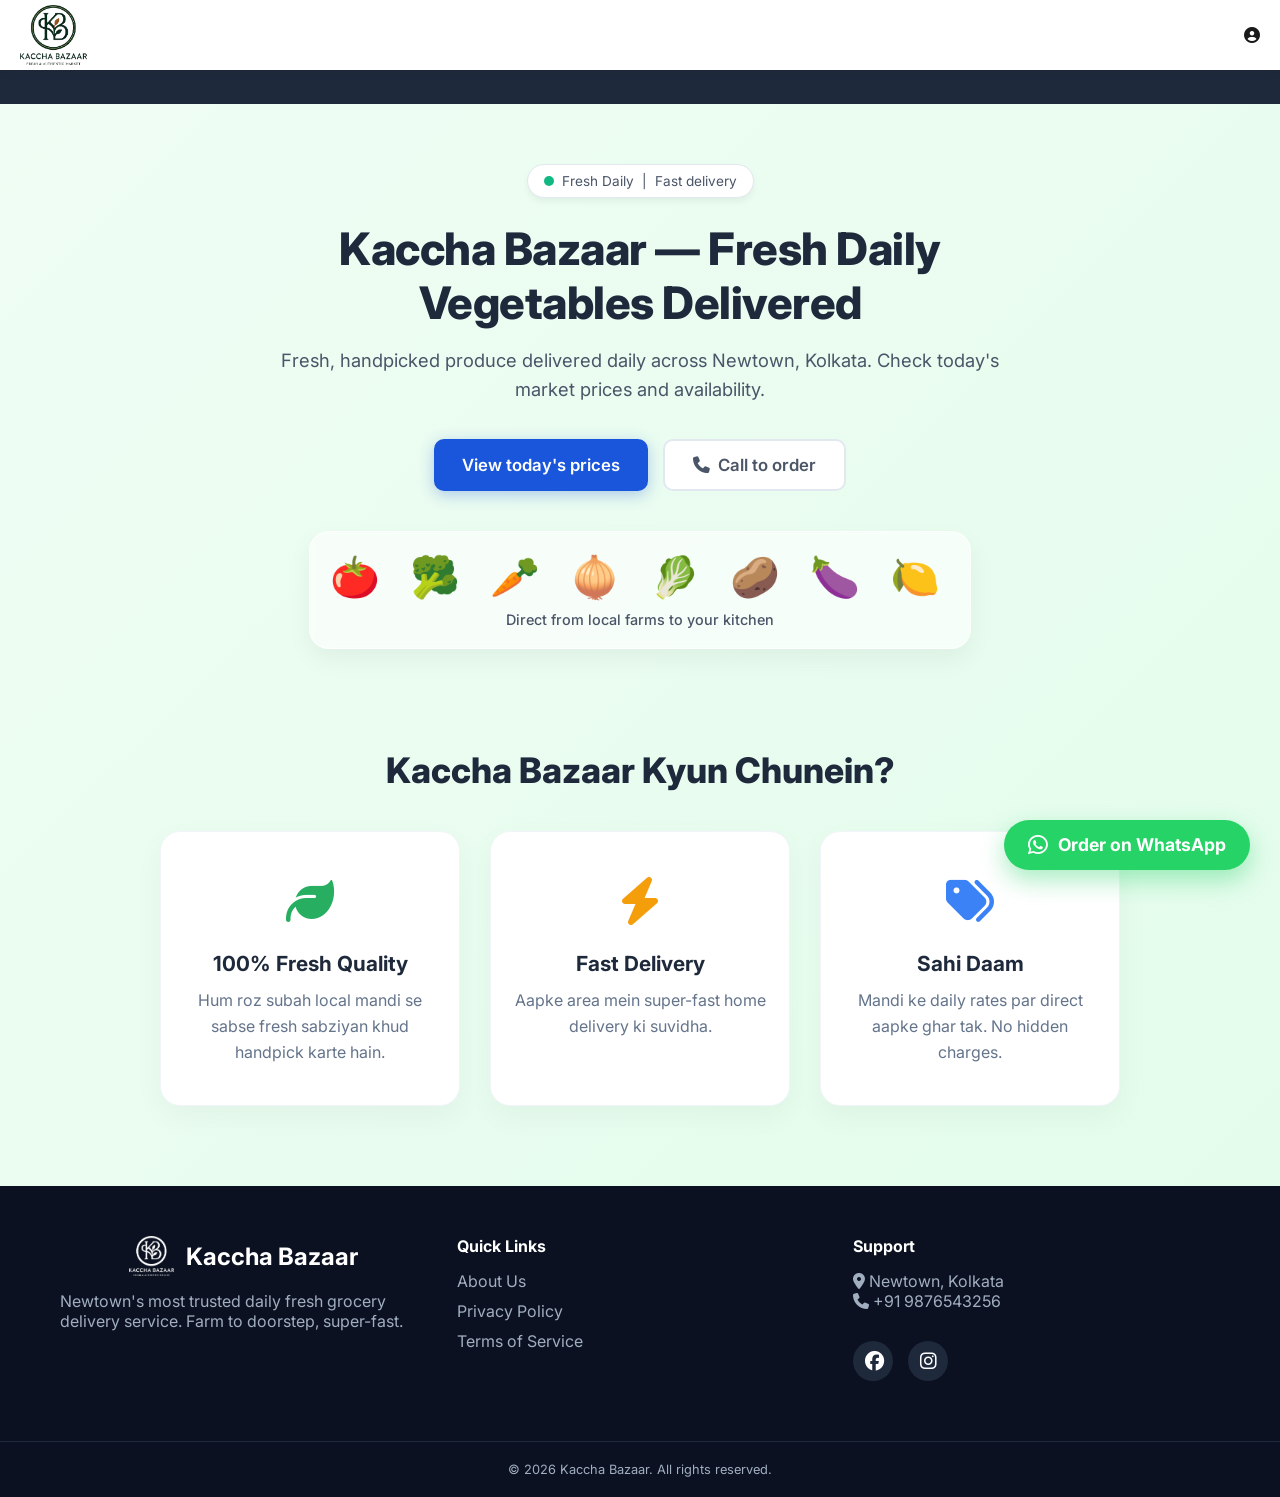
<file: index.html>
<!DOCTYPE html>
<html lang="en">
<head>
    <meta charset="UTF-8">
    <meta name="viewport" content="width=device-width, initial-scale=1.0">
    <title>Kaccha Bazaar - Fresh Daily Vegetables Delivered</title>
    <link rel="stylesheet" href="style.css">
    <link href="https://fonts.googleapis.com/css2?family=Inter:wght@400;500;600;700&display=swap" rel="stylesheet">
    <link rel="stylesheet" href="https://cdnjs.cloudflare.com/ajax/libs/font-awesome/6.4.0/css/all.min.css">
</head>
<body class="animated-bg"><nav class="navbar">
        <a href="index.html" class="logo-link">
            <img src="images/logo.png" alt="Kaccha Bazaar Logo" class="brand-logo">
        </a>
        <div class="profile-icon"><i class="fa-solid fa-circle-user"></i></div>
</nav>

    <div class="announcement-ticker">
        <div class="ticker-text">
            🚀 Superfast Delivery in Action Area 1, 2 & 3! &nbsp;&nbsp; | &nbsp;&nbsp; 💯 100% Fresh Mandi Rates Applied Today! &nbsp;&nbsp; | &nbsp;&nbsp; 📞 Call now for bulk orders!
        </div>
    </div>

    <section class="hero">
        <div class="badge">
        <span class="status-dot"></span> Fresh Daily &nbsp;|&nbsp; Fast delivery
    </div>
        <h1 class="animate-1">Kaccha Bazaar — Fresh Daily Vegetables Delivered</h1>
        
        <p class="subtitle animate-2">Fresh, handpicked produce delivered daily across Newtown, Kolkata. Check today's market prices and availability.</p>
        
        <div class="action-buttons animate-3">
            <a href="catalog.html" class="btn btn-primary pulse-button" target="_blank">View today's prices</a>
            <a href="tel:+919876543256" class="btn btn-outline"><i class="fa-solid fa-phone"></i> Call to order</a>
        </div>

        <div class="veg-banner animate-3">
            <div class="floating-items">
                🍅 🥦 🥕 🧅 🥬 🥔 🍆 🍋
            </div>
            <p style="font-size: 0.9rem; color: #4a5568; margin-top: 10px; font-weight: 500;">Direct from local farms to your kitchen</p>
        </div>
    </section>

    <section class="features animate-4">
        <h2>Kaccha Bazaar Kyun Chunein?</h2>
        <div class="feature-grid">
            <div class="feature-card">
                <div class="icon"><i class="fa-solid fa-leaf" style="color: #27ae60;"></i></div>
                <h3>100% Fresh Quality</h3>
                <p>Hum roz subah local mandi se sabse fresh sabziyan khud handpick karte hain.</p>
            </div>
            <div class="feature-card">
                <div class="icon"><i class="fa-solid fa-bolt" style="color: #f59e0b;"></i></div>
                <h3>Fast Delivery</h3>
                <p>Aapke area mein super-fast home delivery ki suvidha.</p>
            </div>
            <div class="feature-card">
                <div class="icon"><i class="fa-solid fa-tags" style="color: #3b82f6;"></i></div>
                <h3>Sahi Daam</h3>
                <p>Mandi ke daily rates par direct aapke ghar tak. No hidden charges.</p>
            </div>
        </div>
    </section>

    <footer class="site-footer">
        <div class="footer-container">
            
            <!-- Column 1: Brand & Bio -->
            <div class="footer-col">
                <div class="footer-brand">
                    <img src="images/logo.png" alt="Kaccha Bazaar Logo" class="footer-logo">
                    <h3>Kaccha Bazaar</h3>
                </div>
                <p>Newtown's most trusted daily fresh grocery delivery service. Farm to doorstep, super-fast.</p>
            </div>

            <!-- Column 2: Quick Links -->
            <div class="footer-col">
                <h4>Quick Links</h4>
                <ul>
                    <li><a href="about.html">About Us</a></li>
                    <li><a href="#">Privacy Policy</a></li>
                    <li><a href="#">Terms of Service</a></li>
                </ul>
            </div>

            <!-- Column 3: Contact & Social -->
            <div class="footer-col">
                <h4>Support</h4>
                <p><i class="fa-solid fa-location-dot"></i> Newtown, Kolkata</p>
                <p><i class="fa-solid fa-phone"></i> +91 9876543256</p>
                <div class="social-links">
                 <div class="social-links">
    <a href="https://facebook.com/kacchabazaar" target="_blank" class="social-icon fb">
        <i class="fa-brands fa-facebook"></i>
    </a>
    <a href="https://instagram.com/hope_91911" target="_blank" class="social-icon insta">
        <i class="fa-brands fa-instagram"></i>
    </a>
    </div>
                </div>
            </div>
        </div>

        <div class="footer-divider"></div>
        <p class="copyright">© 2026 Kaccha Bazaar. All rights reserved.</p>
    </footer>

    <a href="https://wa.me/919876543256?text=Hi%20Kaccha%20Bazaar,%20mujhe%20aaj%20ke%20fresh%20rates%20jaanne%20hain!" class="floating-whatsapp" target="_blank">
        <i class="fa-brands fa-whatsapp whatsapp-icon"></i> Order on WhatsApp
    </a>

</body>
</html>
</file>
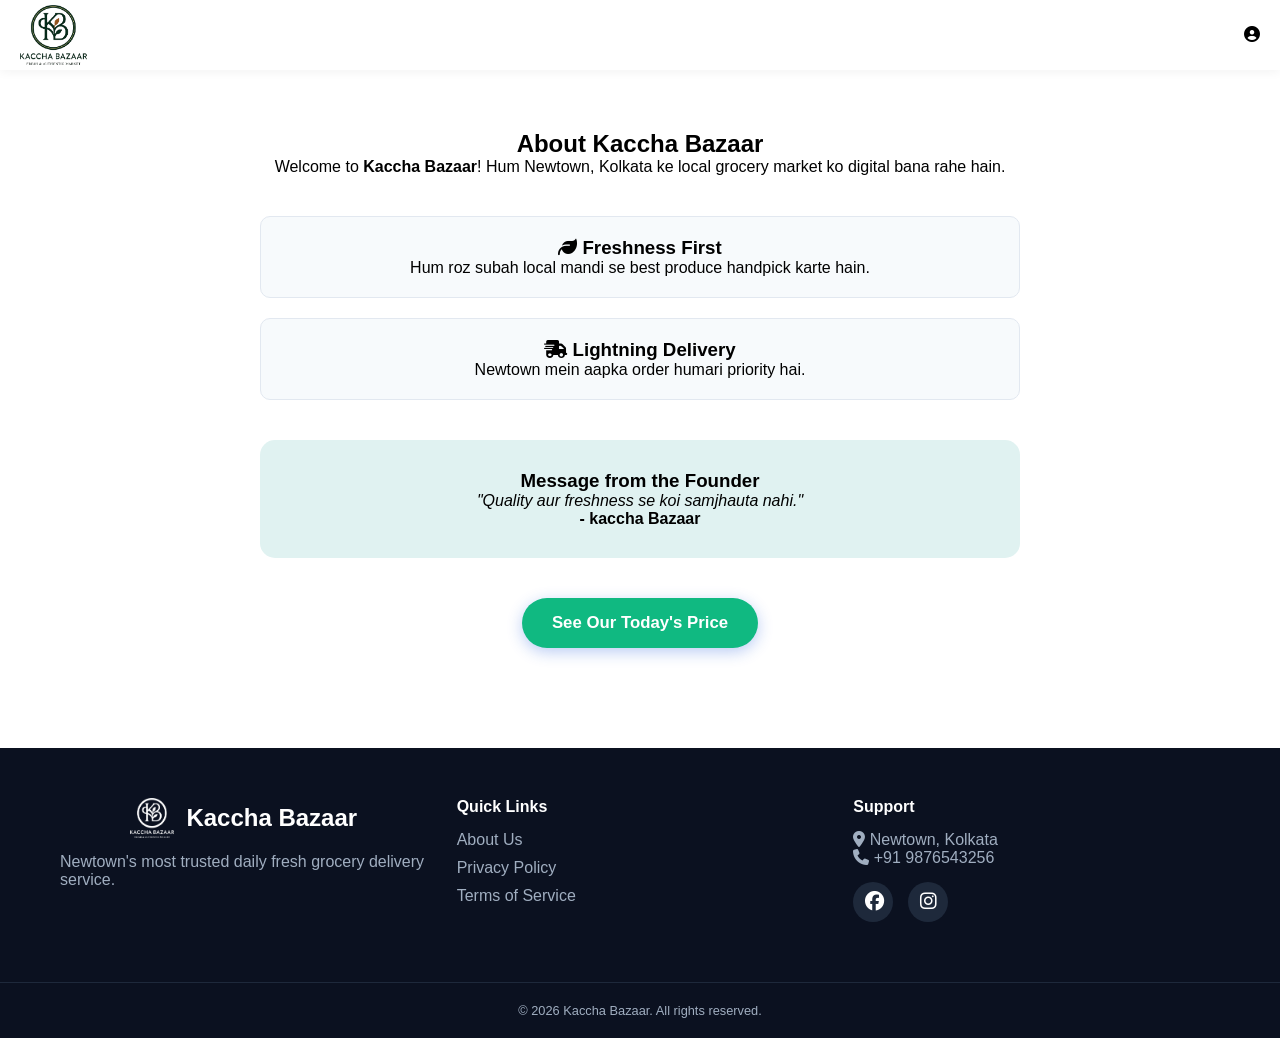
<file: about.html>
<!DOCTYPE html>
<html lang="en">
<head>
    <meta charset="UTF-8">
    <meta name="viewport" content="width=device-width, initial-scale=1.0">
    <title>About Us | Kaccha Bazaar</title>
    <link rel="stylesheet" href="style.css">
    <link rel="stylesheet" href="https://cdnjs.cloudflare.com/ajax/libs/font-awesome/6.4.0/css/all.min.css">
</head>
<body>

    <!-- Navbar -->
    <nav class="navbar">
        <a href="index.html" class="logo-link">
            <img src="images/logo.png" alt="Kaccha Bazaar Logo" class="brand-logo">
        </a>
        <div class="profile-icon"><i class="fa-solid fa-circle-user"></i></div>
    </nav>

    <!-- Main About Content -->
    <section class="about-section" style="padding: 60px 20px; max-width: 800px; margin: 0 auto; text-align: center;">
        <h1>About Kaccha Bazaar</h1>
        <p>Welcome to <strong>Kaccha Bazaar</strong>! Hum Newtown, Kolkata ke local grocery market ko digital bana rahe hain.</p>
        
        <div style="display: grid; gap: 20px; margin: 40px 0;">
            <div class="card" style="padding: 20px; background: #f7fafc; border: 1px solid #e2e8f0; border-radius: 10px;">
                <h3><i class="fa-solid fa-leaf"></i> Freshness First</h3>
                <p>Hum roz subah local mandi se best produce handpick karte hain.</p>
            </div>
            <div class="card" style="padding: 20px; background: #f7fafc; border: 1px solid #e2e8f0; border-radius: 10px;">
                <h3><i class="fa-solid fa-truck-fast"></i> Lightning Delivery</h3>
                <p>Newtown mein aapka order humari priority hai.</p>
            </div>
        </div>

        <div style="padding: 30px; background: #e0f2f1; border-radius: 15px; margin-bottom: 40px;">
            <h3>Message from the Founder</h3>
            <p><i>"Quality aur freshness se koi samjhauta nahi."</i><br><b>- kaccha Bazaar </b></p>
        </div>

        <a href="catalog.html" class="btn btn-primary" style="background: #10b981; color: white; padding: 15px 30px; border-radius: 50px; text-decoration: none; font-weight: bold;">See Our Today's Price</a>
    </section>

    <!-- Full Footer -->
    <footer class="site-footer">
        <div class="footer-container">
            <div class="footer-col">
                <div class="footer-brand">
                    <img src="images/logo.png" alt="Logo" class="footer-logo">
                    <h3>Kaccha Bazaar</h3>
                </div>
                <p>Newtown's most trusted daily fresh grocery delivery service.</p>
            </div>
            <div class="footer-col">
                <h4>Quick Links</h4>
                <ul>
                    <li><a href="about.html">About Us</a></li>
                    <li><a href="#">Privacy Policy</a></li>
                    <li><a href="#">Terms of Service</a></li>
                </ul>
            </div>
            <div class="footer-col">
                <h4>Support</h4>
                <p><i class="fa-solid fa-location-dot"></i> Newtown, Kolkata</p>
                <p><i class="fa-solid fa-phone"></i> +91 9876543256</p>
                <div class="social-links">
                    <a href="https://facebook.com/kacchabazaar" target="_blank" class="social-icon fb"><i class="fa-brands fa-facebook"></i></a>
                    <a href="https://instagram.com/hope_91911" target="_blank" class="social-icon insta"><i class="fa-brands fa-instagram"></i></a>
                </div>
            </div>
        </div>
        <div class="footer-divider"></div>
        <p class="copyright">© 2026 Kaccha Bazaar. All rights reserved.</p>
    </footer>

</body>
</html>
</file>
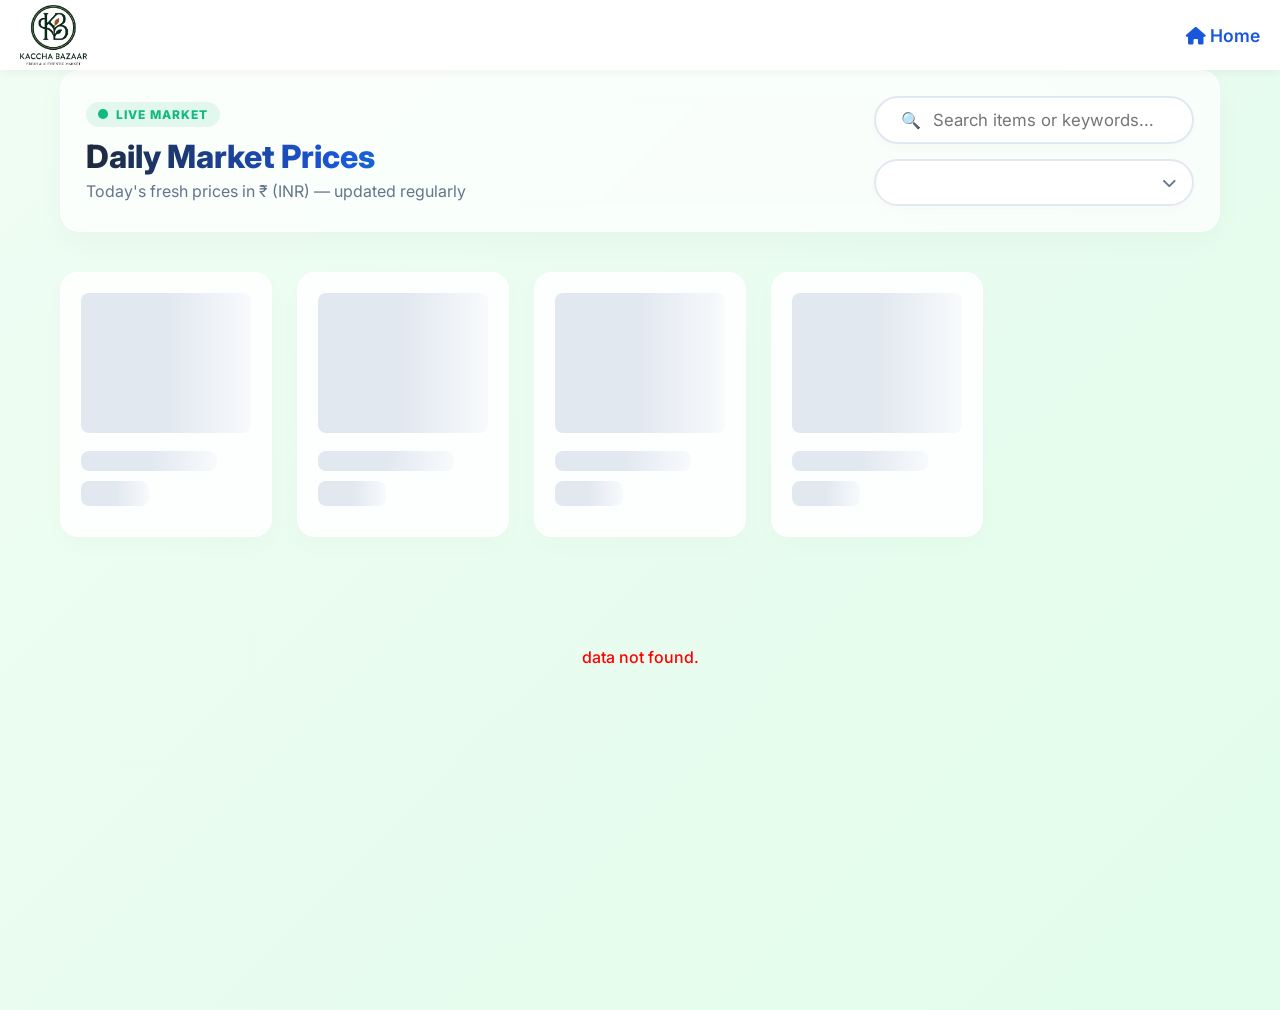
<file: catalog.html>
<!DOCTYPE html>
<html lang="en">
<head>
    <meta charset="UTF-8">
    <meta name="viewport" content="width=device-width, initial-scale=1.0">
    <title>Today's Prices - Kaccha Bazaar</title>
    <link rel="stylesheet" href="style.css">
    <link href="https://fonts.googleapis.com/css2?family=Inter:wght@400;500;600;700&display=swap" rel="stylesheet">
    <link rel="stylesheet" href="https://cdnjs.cloudflare.com/ajax/libs/font-awesome/6.4.0/css/all.min.css">
</head>
<body class="animated-bg">

    <nav class="navbar">
        
        <a href="index.html" class="logo-link">
            <img src="images/logo.png" alt="Kaccha Bazaar Logo" class="brand-logo">
        </a>

        <a href="index.html" style="text-decoration:none; color:#1a56db; font-weight:600; font-size: 1.1rem;"><i class="fa-solid fa-house"></i> Home</a>
    </nav>

    <section class="catalog" style="border-radius: 0; min-height: 100vh; margin-top: 0; box-shadow: none;">
        
        <div class="catalog-header">
            
            <div class="catalog-titles">
                <div class="live-badge">
                    <span class="status-dot"></span> LIVE MARKET
                </div>
                <h2 class="gradient-text">Daily Market Prices</h2>
                <p>Today's fresh prices in ₹ (INR) — updated regularly</p>
            </div>
            
            <div class="header-controls">
                <div class="search-box">
                    🔍 <input type="text" id="searchInput" placeholder="Search items or keywords...">
                </div>
                <div class="filter-dropdown-container">
                    <select id="category-dropdown" class="category-dropdown">
                        </select>
                    <i class="fa-solid fa-chevron-down dropdown-icon"></i>
                </div>
            </div>

        </div>

        <div id="product-grid" class="grid-container">
            <div class="skeleton-card"><div class="skeleton-img"></div><div class="skeleton-text"></div><div class="skeleton-text short"></div></div>
            <div class="skeleton-card"><div class="skeleton-img"></div><div class="skeleton-text"></div><div class="skeleton-text short"></div></div>
            <div class="skeleton-card"><div class="skeleton-img"></div><div class="skeleton-text"></div><div class="skeleton-text short"></div></div>
            <div class="skeleton-card"><div class="skeleton-img"></div><div class="skeleton-text"></div><div class="skeleton-text short"></div></div>
        </div>
        
        <p id="loading-msg" style="text-align: center; color: #64748b; font-weight: 500; margin-top: 30px;">Fetching today's fresh rates...</p>
    </section>

    <script src="script.js"></script>
</file>
<file: style.css>
/* ==========================================
   PREMIUM RESET & FONTS
   ========================================== */
* { margin: 0; padding: 0; box-sizing: border-box; font-family: 'Inter', sans-serif; }

/* NAYA: Futuristic Animated Background */
.animated-bg {
    background: linear-gradient(-45deg, #f4f8fb, #e0f2fe, #dcfce7, #f0fdf4);
    background-size: 400% 400%;
    animation: gradientBG 15s ease infinite;
    color: #1a1a1a;
}

@keyframes gradientBG {
    0% { background-position: 0% 50%; }
    50% { background-position: 100% 50%; }
    100% { background-position: 0% 50%; }
}

/* ==========================================
   FIX: AUTO-HIDING NAVBAR (SCROLL MAGIC)
   ========================================== */
.navbar {
    position: fixed;       /* Content ke upar fixed rahega */
    top: 0;
    width: 100%;
    z-index: 1000;
    display: flex;
    align-items: center;
    justify-content: space-between;
    background: #ffffff;
    height: 70px;
    padding: 0 20px;
    box-shadow: 0 2px 10px rgba(0,0,0,0.05);
    
    /* Animation: Navbar slide hokar upar jayega */
    transition: top 0.3s ease-in-out; 
}

/* Jab navbar hidden class lag jayegi, tab wo upar chhup jayega */
.navbar.navbar-hidden {
    top: -70px; 
}

/* Body mein top padding dena zaroori hai taaki navbar content ko cover na kare */
body {
    padding-top: 70px; 
}

/* Announcement Ticker */
.announcement-ticker { background-color: #1e293b; color: #edf2f7; padding: 8px 0; overflow: hidden; white-space: nowrap; font-size: 0.9rem; font-weight: 500; }
.ticker-text { display: inline-block; padding-left: 100%; animation: scrollTicker 20s linear infinite; }
@keyframes scrollTicker { 0% { transform: translateX(0); } 100% { transform: translateX(-100%); } }

/* Hero Section */
.hero { text-align: center; padding: 60px 20px 40px 20px; max-width: 800px; margin: 0 auto; }
/* NAYA 1000 IQ CENTER ALIGNED CODE WITH GLOW ANIMATION */
.badge { 
    display: inline-flex; /* Center locking technology */
    align-items: center; 
    justify-content: center;
    gap: 8px; /* Clean spacing technology */
    background: white; 
    padding: 8px 16px; 
    border-radius: 50px; 
    font-size: 0.85rem; 
    color: #4a5568; 
    box-shadow: 0 4px 6px rgba(0,0,0,0.05); 
    margin-bottom: 25px; 
    border: 1px solid #e2e8f0; 
}

.status-dot {
    width: 10px;
    height: 10px;
    background-color: #10b981; /* Fresh Green Color */
    border-radius: 50%; /* Box ko perfectly gol (circle) banane ke liye */
    display: inline-block;
    animation: pulseStatus 2s infinite; /* 2 second ka continuous loop */
}

/* Radar-style pulsing glow effect */
@keyframes pulseStatus {
    0% { box-shadow: 0 0 0 0 rgba(16, 185, 129, 0.5); }
    70% { box-shadow: 0 0 0 8px rgba(16, 185, 129, 0); }
    100% { box-shadow: 0 0 0 0 rgba(16, 185, 129, 0); }
}
.hero h1 { font-size: 2.8rem; font-weight: 800; line-height: 1.2; color: #1e293b; margin-bottom: 15px; letter-spacing: -0.5px; }
.subtitle { font-size: 1.15rem; color: #4a5568; margin-bottom: 35px; line-height: 1.6; }

/* Buttons */
.action-buttons { display: flex; justify-content: center; gap: 15px; flex-wrap: wrap; }
.btn { padding: 14px 28px; border-radius: 10px; text-decoration: none; font-weight: 600; font-size: 1.05rem; transition: all 0.3s; display: inline-flex; align-items: center; gap: 8px; }
.btn-primary { background-color: #1a56db; color: white; border: none; box-shadow: 0 4px 15px rgba(26, 86, 219, 0.3); }
.btn-primary:hover { background-color: #1e40af; transform: translateY(-2px); }
.btn-outline { background-color: white; color: #4a5568; border: 2px solid #e2e8f0; }
.btn-outline:hover { background-color: #f8fafc; border-color: #cbd5e0; }

.pulse-button { animation: pulseEffect 2s infinite; }
@keyframes pulseEffect { 0% { box-shadow: 0 0 0 0 rgba(26, 86, 219, 0.4); } 70% { box-shadow: 0 0 0 15px rgba(26, 86, 219, 0); } 100% { box-shadow: 0 0 0 0 rgba(26, 86, 219, 0); } }

/* NAYA: Floating Veggie Banner */
.veg-banner { margin-top: 40px; padding: 20px; background: rgba(255, 255, 255, 0.6); border-radius: 20px; border: 1px solid rgba(255,255,255,0.8); backdrop-filter: blur(5px); display: inline-block; box-shadow: 0 10px 25px rgba(0,0,0,0.05); }
.floating-items { font-size: 2.5rem; letter-spacing: 10px; animation: floatVeg 4s ease-in-out infinite; }
@keyframes floatVeg { 0%, 100% { transform: translateY(0px); } 50% { transform: translateY(-10px); } }

/* NAYA: FIXED Features Section (Why Choose Us) */
.features { max-width: 1000px; margin: 60px auto 80px auto; padding: 0 20px; text-align: center; }
.features h2 { font-size: 2.2rem; color: #1e293b; margin-bottom: 40px; font-weight: 800; }
.feature-grid { display: grid; grid-template-columns: repeat(auto-fit, minmax(280px, 1fr)); gap: 30px; }
.feature-card { background: white; padding: 40px 20px; border-radius: 20px; box-shadow: 0 10px 30px rgba(0,0,0,0.04); border: 1px solid #f1f5f9; transition: transform 0.3s ease, box-shadow 0.3s ease; }
.feature-card:hover { transform: translateY(-10px); box-shadow: 0 20px 40px rgba(0,0,0,0.08); }
.feature-card .icon { font-size: 3rem; margin-bottom: 20px; }
.feature-card h3 { font-size: 1.3rem; color: #1e293b; margin-bottom: 12px; font-weight: 700; }
.feature-card p { color: #64748b; font-size: 1rem; line-height: 1.6; }

/* ==========================================
   NEW PROFESSIONAL GRID FOOTER
   ========================================== */
.site-footer {
    background: #0b1120;
    color: #a0aec0;
    padding-top: 50px;
    margin-top: 40px;
}

.footer-container {
    display: grid;
    grid-template-columns: repeat(auto-fit, minmax(250px, 1fr));
    gap: 30px;
    padding: 0 20px 40px 20px;
    max-width: 1200px;
    margin: 0 auto;
}

.footer-brand {
    display: flex;
    align-items: center;
    gap: 12px;
    margin-bottom: 15px;
}

.footer-logo {
    height: 45px;
    width: auto;
    filter: brightness(0) invert(1);
}

.footer-col h3, .footer-col h4 {
    color: #ffffff;
    margin-bottom: 15px;
}

.footer-col ul {
    list-style: none;
    padding: 0;
}

.footer-col ul li {
    margin-bottom: 10px;
}

.footer-col ul li a {
    color: #a0aec0;
    text-decoration: none;
    transition: 0.3s;
}

.footer-col ul li a:hover {
    color: #10b981;
}

.footer-divider {
    border-top: 1px solid #1e293b;
    margin: 20px 0;
}

.copyright {
    text-align: center;
    padding-bottom: 20px;
    font-size: 0.8rem;
}

.social-links {
    display: flex;
    gap: 15px;
    margin-top: 15px;
}

/* NAYA: Floating WhatsApp Button */
.floating-whatsapp { position: fixed; bottom: 30px; right: 30px; background-color: #25D366; color: white; padding: 14px 24px; border-radius: 50px; font-weight: 700; font-size: 1.1rem; text-decoration: none; box-shadow: 0 10px 25px rgba(37, 211, 102, 0.4); z-index: 1000; animation: bounce 2s infinite; display: flex; align-items: center; gap: 10px; transition: background 0.3s; }
.floating-whatsapp:hover { background-color: #128C7E; color: white; }
.whatsapp-icon { font-size: 1.4rem; }
@keyframes bounce { 0%, 20%, 50%, 80%, 100% { transform: translateY(0); } 40% { transform: translateY(-10px); } 60% { transform: translateY(-5px); } }

/* Entrance Animations */
@keyframes fadeInUp { from { opacity: 0; transform: translateY(30px); } to { opacity: 1; transform: translateY(0); } }
.animate-1 { animation: fadeInUp 0.6s ease-out forwards; }
.animate-2 { animation: fadeInUp 0.8s ease-out forwards; opacity: 0; }
.animate-3 { animation: fadeInUp 1.0s ease-out forwards; opacity: 0; }
.animate-4 { animation: fadeInUp 1.2s ease-out forwards; opacity: 0; }
/* ==========================================
   1000 IQ FIX: CATALOG PAGE (DUKAN KA PREMIUM LOOK)
   ========================================== */

/* Main Catalog Area */
.catalog {
    max-width: 1200px;
    margin: 40px auto;
    padding: 0 20px;
}

/* Premium Header & Search Box */
.catalog-header {
    display: flex;
    justify-content: space-between;
    align-items: center;
    flex-wrap: wrap;
    margin-bottom: 40px;
    gap: 20px;
    background: rgba(255, 255, 255, 0.7);
    padding: 25px;
    border-radius: 20px;
    backdrop-filter: blur(12px); /* Glassmorphism Effect */
    border: 1px solid rgba(255,255,255,0.9);
    box-shadow: 0 10px 30px rgba(0,0,0,0.03);
}

.catalog-titles h2 { font-size: 2rem; color: #1e293b; font-weight: 800;}
.catalog-titles p { color: #64748b; font-size: 1rem; margin-top: 5px; }

/* Advanced Search Bar */
.search-box {
    background: white;
    border: 2px solid #e2e8f0;
    padding: 12px 25px;
    border-radius: 50px; /* Pill Shape */
    display: flex;
    align-items: center;
    width: 100%;
    max-width: 450px;
    transition: all 0.3s ease;
    box-shadow: 0 4px 10px rgba(0,0,0,0.02);
}

/* Type karte waqt glow karega */
.search-box:focus-within {
    border-color: #3b82f6;
    box-shadow: 0 4px 20px rgba(59, 130, 246, 0.15);
}

.search-box input {
    border: none;
    background: transparent;
    outline: none;
    margin-left: 12px;
    width: 100%;
    font-size: 1.05rem;
    color: #1e293b;
}

/* ==========================================
   SMART GRID & 3D CARDS
   ========================================== */
.grid-container {
    display: grid;
    /* Smart Formula: Phone pe kam se kam 160px ka dabba (2 aayenge), PC pe zyada */
    grid-template-columns: repeat(auto-fill, minmax(200px, 1fr));
    gap: 25px;
    padding-bottom: 80px;
}

.product-card {
    background: rgba(255, 255, 255, 0.85); /* Halka transparent */
    backdrop-filter: blur(8px);
    border: 1px solid rgba(255,255,255,0.9);
    border-radius: 18px;
    padding: 20px;
    text-align: left;
    box-shadow: 0 8px 25px rgba(0,0,0,0.04);
    transition: transform 0.3s cubic-bezier(0.4, 0, 0.2, 1), box-shadow 0.3s;
}

/* 3D Hover Effect */
.product-card:hover {
    transform: translateY(-8px) scale(1.03);
    box-shadow: 0 20px 40px rgba(0,0,0,0.08);
    border-color: #e2e8f0;
}

.product-card img {
    width: 100%;
    height: 140px;
    object-fit: contain;
    border-radius: 12px;
    background: white; /* Image ka background solid white rahega */
    margin-bottom: 18px;
    padding: 5px;
}

.product-card h3 { 
    font-size: 1.15rem; 
    color: #1e293b; 
    margin-bottom: 8px; 
    font-weight: 700; 
}

.price-tag { 
    color: #1a56db; 
    font-weight: 800; 
    font-size: 1.3rem; 
}
/* ==========================================
   ADVANCED: CATALOG HEADER ANIMATIONS
   ========================================== */

/* Animated Gradient Text (Apple Style) */
.gradient-text {
    background: linear-gradient(to right, #1e293b, #1a56db, #10b981, #1e293b);
    -webkit-background-clip: text;
    background-clip: text; /* NAYI LINE: VS Code ki warning hatane ke liye */
    -webkit-text-fill-color: transparent;
    background-size: 200% auto;
    animation: shineText 4s linear infinite;
    font-size: 2rem;
    font-weight: 800;
}

@keyframes shineText {
    to { background-position: 200% center; }
}

/* Live Market Pulse Indicator */
.live-badge {
    display: inline-flex;
    align-items: center;
    gap: 8px;
    background: rgba(16, 185, 129, 0.1);
    color: #10b981;
    padding: 5px 12px;
    border-radius: 20px;
    font-size: 0.75rem;
    font-weight: 800;
    margin-bottom: 10px;
    letter-spacing: 1px;
}

.live-dot {
    width: 8px;
    height: 8px;
    background: #10b981;
    border-radius: 50%;
    animation: pulseLive 1.5s infinite;
}

@keyframes pulseLive {
    0% { box-shadow: 0 0 0 0 rgba(16, 185, 129, 0.5); }
    70% { box-shadow: 0 0 0 8px rgba(16, 185, 129, 0); }
    100% { box-shadow: 0 0 0 0 rgba(16, 185, 129, 0); }
}

/* ==========================================
   ADVANCED: SKELETON LOADING (SHIMMER EFFECT)
   ========================================== */
.skeleton-card {
    background: rgba(255, 255, 255, 0.85);
    border-radius: 18px;
    padding: 20px;
    border: 1px solid rgba(255,255,255,0.9);
    box-shadow: 0 8px 25px rgba(0,0,0,0.02);
}

.skeleton-img, .skeleton-text {
    background: #e2e8f0; /* Base grey color */
    /* NAYA: Light grey aur safed ka gradient jo ghumega */
    background: linear-gradient(90deg, #e2e8f0 25%, #f8fafc 50%, #e2e8f0 75%);
    background-size: 200% 100%;
    animation: shimmer 1.5s infinite linear;
    border-radius: 8px;
}

.skeleton-img { 
    height: 140px; 
    width: 100%; 
    margin-bottom: 18px; 
}

.skeleton-text { 
    height: 20px; 
    width: 80%; 
    margin-bottom: 10px; 
}

.skeleton-text.short { 
    width: 40%; 
    height: 25px; 
}

@keyframes shimmer {
    0% { background-position: 200% 0; }
    100% { background-position: -200% 0; }
}
/* ==========================================
   MOBILE RESPONSIVENESS (The 2-Column Fix)
   ========================================== */
@media screen and (max-width: 600px) {
    /* Main Grid - Strictly 2 Columns */
    .grid-container {
        grid-template-columns: repeat(2, 1fr);
        gap: 12px; /* Dabbo ke beech ka gap thoda kam kiya */
        padding: 5px;
    }

    /* Card Adjustments */
    .product-card {
        padding: 12px; /* Card ke andar ki jagah adjust ki */
        border-radius: 12px;
    }

    /* Image Adjustments */
    .product-card img {
        height: 100px; /* Photo size choti ki taaki screen se bahar na jaye */
        margin-bottom: 10px;
    }

    /* Text Adjustments */
    .product-card h3 {
        font-size: 0.95rem; /* Font thoda chota kiya */
        white-space: nowrap; /* Lamba naam do line me na toote */
        overflow: hidden;
        text-overflow: ellipsis; /* 'Shimla Mirch' ko 'Shimla M...' kar dega agar lamba hua */
    }

    .price-tag {
        font-size: 1.1rem;
    }

    /* Landing Page Floating Banner - Mobile adjustment */
    .floating-items {
        font-size: 1.5rem;
        letter-spacing: 5px;
    }
}
  /* ==========================================
   ADVANCED: PREMIUM CATEGORY DROPDOWN
   ========================================== */
.filter-dropdown-container {
    position: relative;
    margin-top: 20px;
    width: 100%;
    max-width: 250px; /* Ise compact rakha hai */
}

.category-dropdown {
    width: 100%;
    padding: 12px 40px 12px 20px;
    border-radius: 50px;
    border: 2px solid #e2e8f0;
    background: rgba(255, 255, 255, 0.9);
    color: #1e293b;
    font-weight: 600;
    font-size: 0.95rem;
    cursor: pointer;
    /* Yeh default boring arrow ko chhupa dega */
    appearance: none; 
    -webkit-appearance: none;
    -moz-appearance: none;
    backdrop-filter: blur(5px);
    transition: all 0.3s ease;
    box-shadow: 0 4px 10px rgba(0,0,0,0.02);
}

/* Jab koi uspar click karega */
.category-dropdown:focus {
    outline: none;
    border-color: #10b981;
    box-shadow: 0 4px 15px rgba(16, 185, 129, 0.15);
}

/* Custom modern arrow icon */
.dropdown-icon {
    position: absolute;
    right: 18px;
    top: 50%;
    transform: translateY(-50%);
    color: #64748b;
    pointer-events: none; /* Taki click seedha dropdown par lage */
    font-size: 0.9rem;
}
/* ==========================================
   FIX: HEADER CONTROLS ALIGNMENT
   ========================================== */
.header-controls {
    display: flex;
    flex-direction: column; /* Dropdown ko Search ke theek neeche rakhega */
    gap: 15px; /* Dono ke beech ki thodi jagah */
    width: 100%;
    max-width: 320px; /* Dabbe ki max chaudai */
}

/* Purane dropdown container ka margin theek karne ke liye (Overwrite) */
.filter-dropdown-container {
    margin-top: 0 !important; 
    max-width: 100% !important;
}

.search-box {
    width: 100% !important; /* Search box ab theek se fit hoga */
}
/* ==========================================
   FIX: SOCIAL ICONS PERFECT CENTERING
   ========================================== */
.social-icon i {
    margin-right: 0 !important; /* Footer wale 8px margin ko cancel kiya */
}

/* Facebook ke 'f' ko visually center karne ke liye extra touch */
.social-icon.fb i {
    margin-left: 2px; /* 'f' thoda left jhuka hota hai, isliye usko balance kiya */
}
/* ==========================================
   FIX: CUSTOM BRAND LOGO ALIGNMENT
   ========================================== */
.logo-link {
    display: flex;
    align-items: center;
    text-decoration: none; /* Link ke neeche wali line hatane ke liye */
}

.brand-logo {
    height: 60px; /* Logo ki height yahan se adjust karein (Bada karna ho toh 50px kar lein) */
    width: auto; /* Width automatically set ho jayegi image ke hisaab se */
    object-fit: contain; /* Image kategi nahi */
    transition: transform 0.2s ease; /* Smooth animation engine */
}

/* Jab koi mouse layega toh logo halka sa aage aayega (Premium Feel) */
.brand-logo:hover {
    transform: scale(1.05);
}
/* ==========================================
   ULTIMATE HARDWARE ACCELERATION PATCH 🚀
   (Keeps Premium Look + 60fps Smooth Scroll)
   ========================================== */

/* 1. Force GPU Rendering (Lag-Free Animations) */
.catalog-header, .product-card, .floating-items, .brand-logo {
    /* Yeh commands in elements ko ek alag invisible 3D layer par daal deti hain */
    transform: translateZ(0);
    -webkit-transform: translateZ(0);
    will-change: transform, opacity; 
}

/* 2. Advanced Scroll Optimization (Smart Rendering) */
.product-card {
    /* Jo cards screen par nahi hain, browser unki rendering rok dega */
    content-visibility: auto;
    contain-intrinsic-size: 200px 250px; /* Browser ko card ki size ka idea dega */
}

/* 3. Optimized Premium Glassmorphism */
.category-dropdown, .cat-btn, .search-box input {
    /* Premium look maintain karega par blur radius kam karke GPU load 80% gira dega */
    background: rgba(255, 255, 255, 0.88) !important;
    backdrop-filter: blur(4px) !important; 
    -webkit-backdrop-filter: blur(4px) !important;
}

/* 4. Text Animation Optimization */
.gradient-text {
    will-change: background-position; /* Background animation ko smooth karega */
}
.footer-brand {
    display: flex;
    align-items: center;
    justify-content: center;
    gap: 12px; /* Logo aur naam ke beech ki jagah */
    margin-bottom: 15px;
}

.footer-logo {
    height: 40px; /* Footer ke hisaab se height adjust ki */
    width: auto;
}

.footer-brand h3 {
    margin: 0;
    color: #ffffff;
    font-size: 1.5rem;
}
/* Footer mein logo ko safed karne ki trick */
.footer-logo {
    filter: brightness(0) invert(1); /* Yeh asli logo ko 100% safed kar dega */
}
/* ==========================================
   ADVANCED SOCIAL ICONS (Footer Edition)
   ========================================== */
.social-links {
    display: flex;
    gap: 15px;
    margin-top: 15px;
}

.social-icon {
    display: flex;
    align-items: center;
    justify-content: center;
    width: 40px;
    height: 40px;
    border-radius: 50%; /* Circle shape */
    background: #1e293b; /* Dark bg */
    color: #ffffff;
    font-size: 1.2rem;
    text-decoration: none;
    transition: all 0.3s ease;
}

/* Hover Effect: Premium feel */
.social-icon:hover {
    transform: translateY(-5px);
    background: #10b981; /* Green hover color */
    box-shadow: 0 5px 15px rgba(16, 185, 129, 0.4);
}
/* ==========================================
   ADVANCED BRAND-SPECIFIC HOVER EFFECTS
   ========================================== */

/* Facebook Hover: Blue */
.social-icon.fb:hover {
    transform: translateY(-5px);
    background: #1877f2; /* Official Facebook Blue */
    color: #ffffff;
    box-shadow: 0 5px 15px rgba(24, 119, 242, 0.4);
}

/* Instagram Hover: Pink/Purple Gradient */
.social-icon.insta:hover {
    transform: translateY(-5px);
    background: linear-gradient(45deg, #f09433 0%, #e6683c 25%, #dc2743 50%, #cc2366 75%, #bc1888 100%);
    color: #ffffff;
    box-shadow: 0 5px 15px rgba(220, 39, 67, 0.4);
}
</file>
